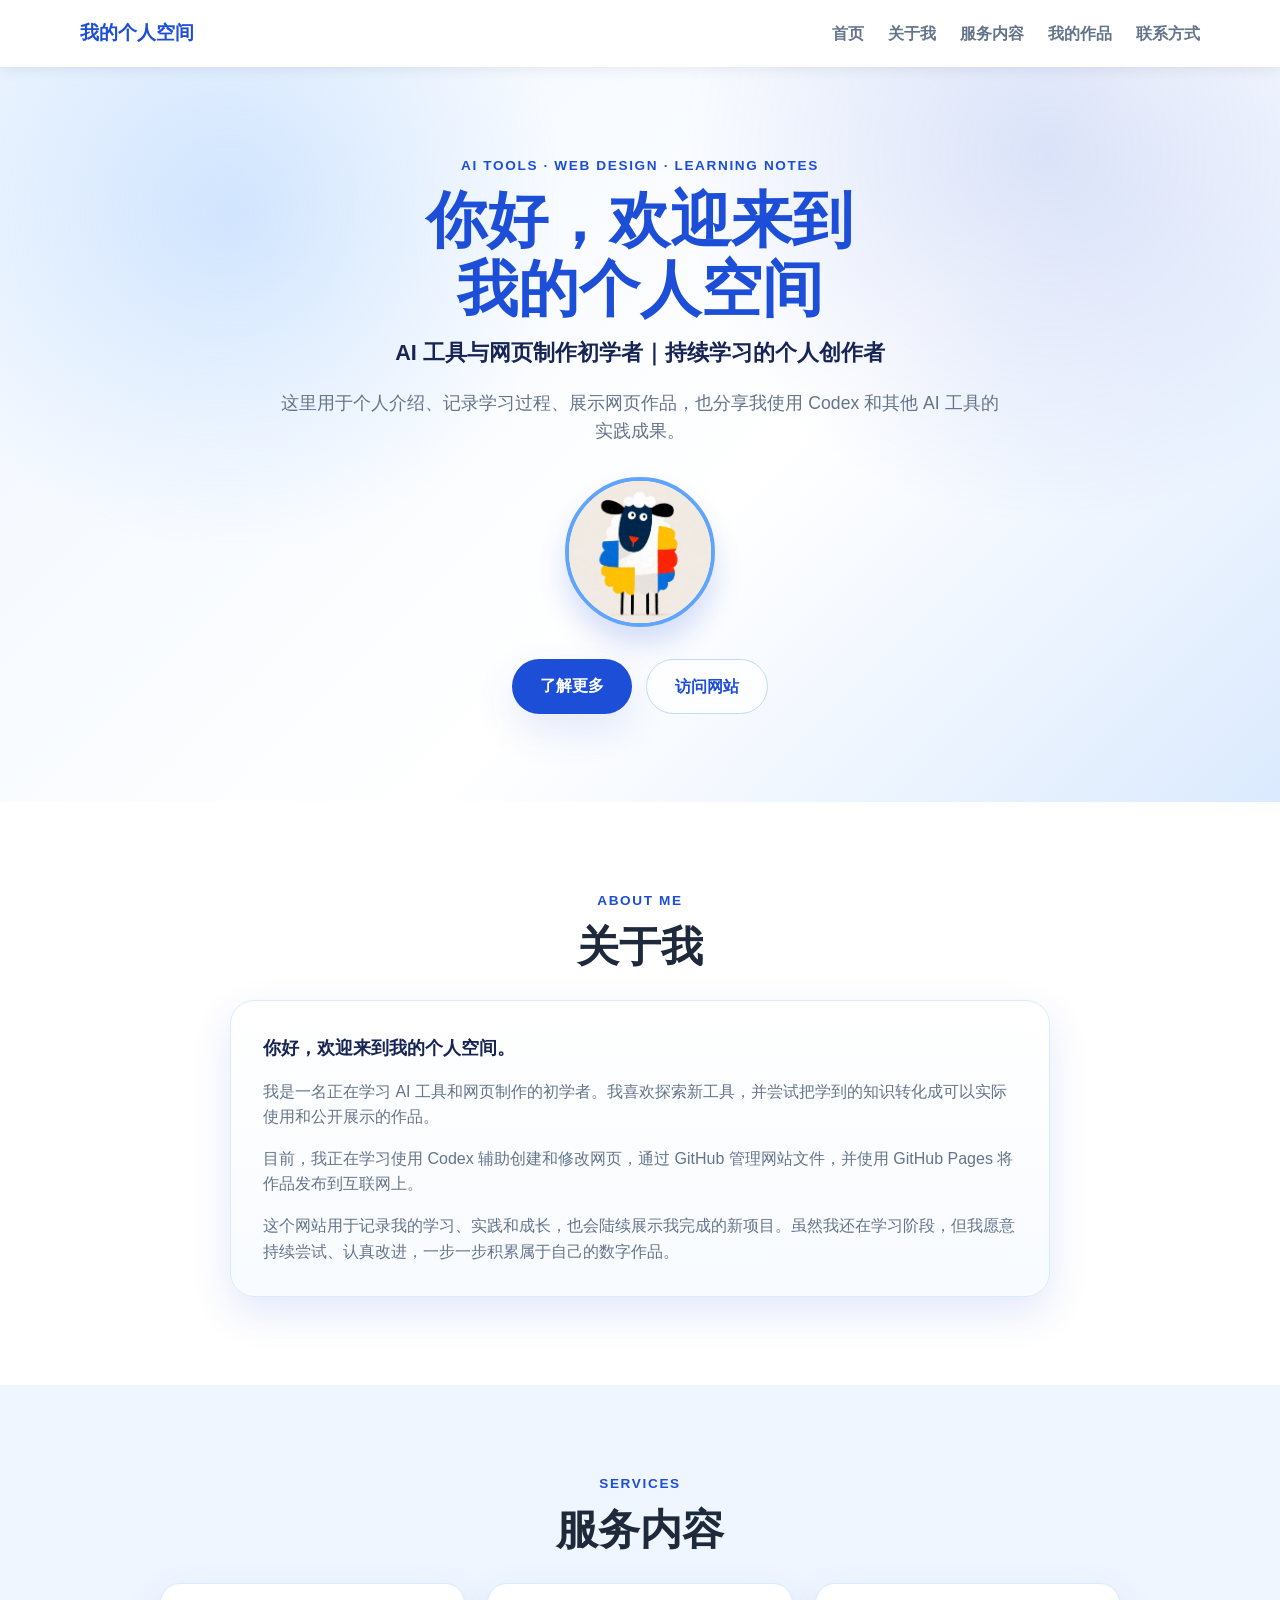
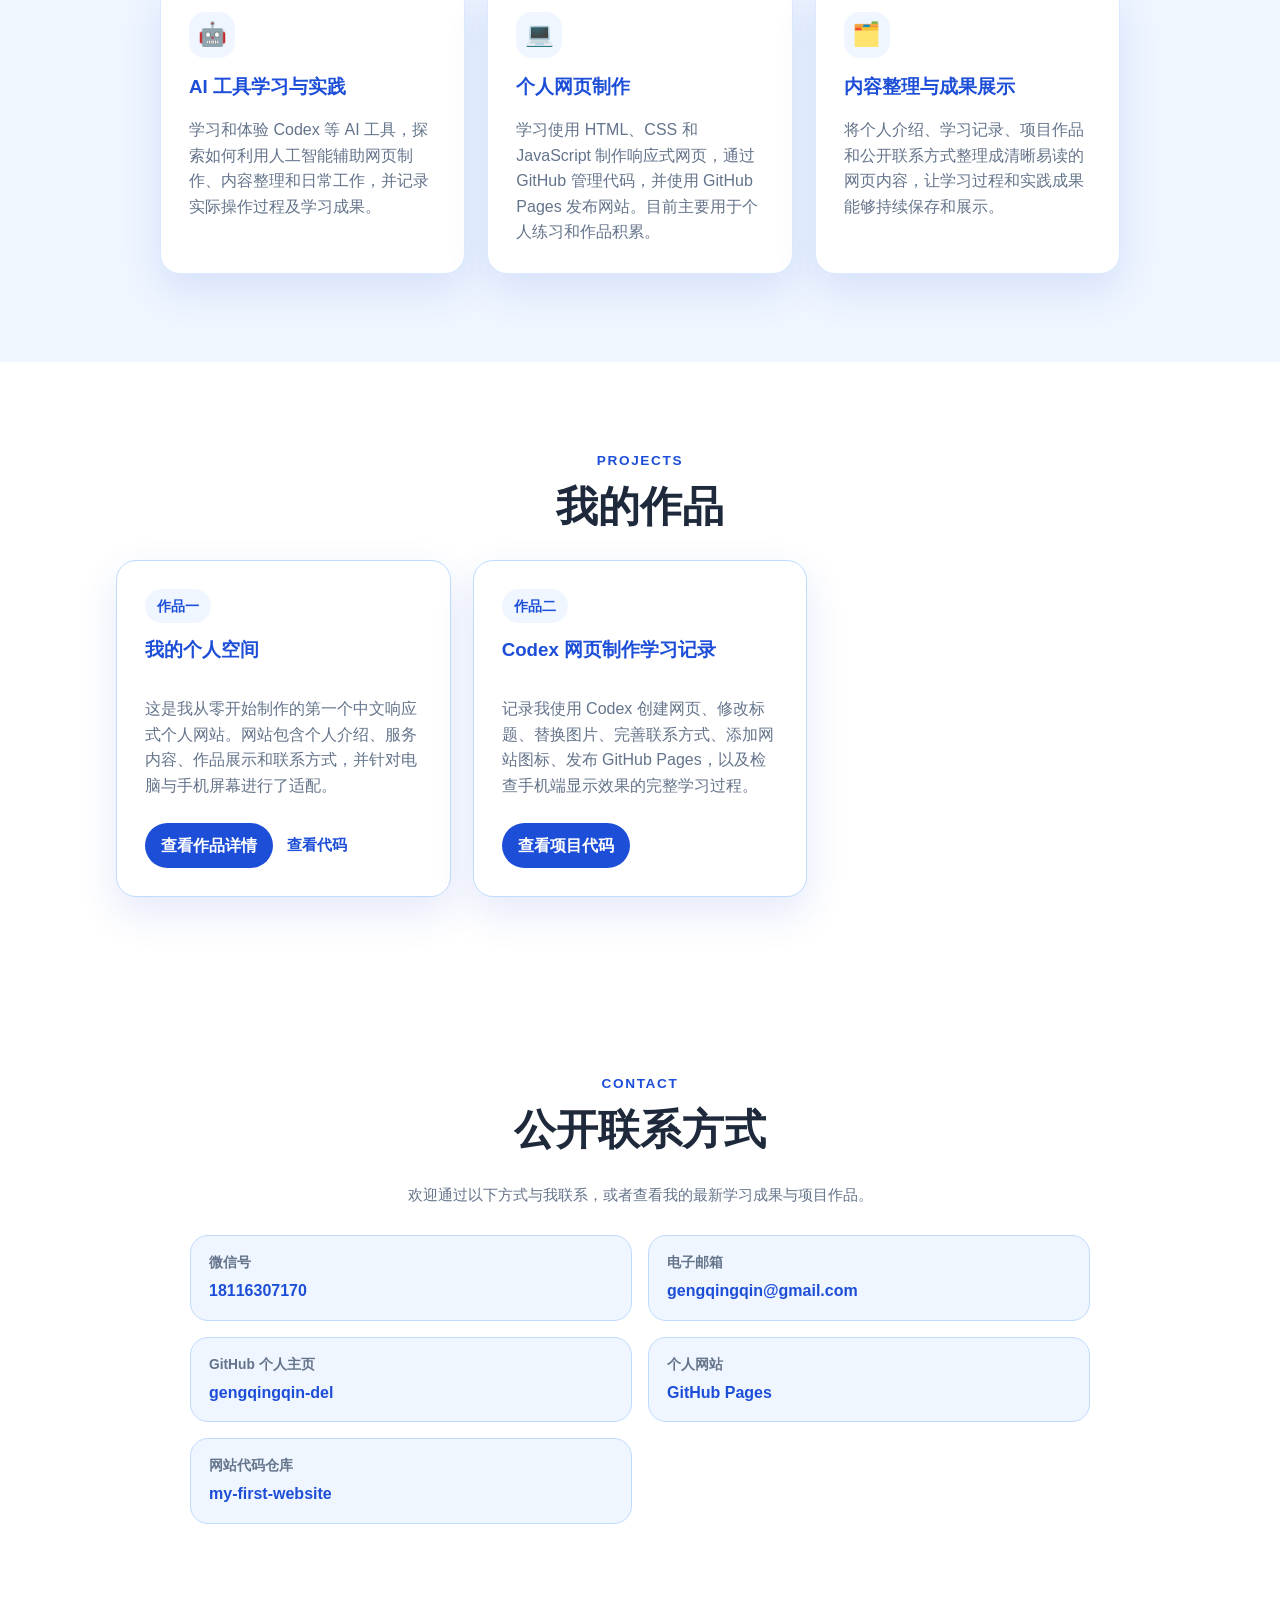
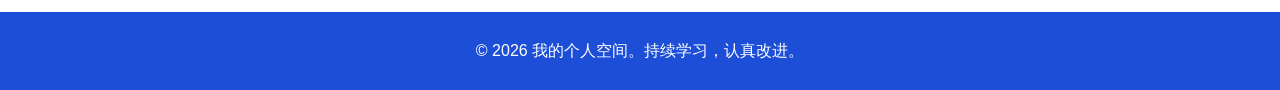
<file: index.html>
<!DOCTYPE html>
<html lang="zh-CN">
<head>
  <meta charset="UTF-8">
  <meta name="viewport" content="width=device-width, initial-scale=1.0">
  <title>我的个人空间｜AI 工具与网页制作学习</title>
  <meta name="description" content="AI 工具与网页制作初学者的个人网站，记录 Codex、GitHub、HTML、CSS 和 JavaScript 学习过程，展示网页作品与实践成果。">
  <link rel="icon" type="image/png" href="images/profile-photo.png">
  <link rel="apple-touch-icon" href="images/profile-photo.png">
  <link rel="stylesheet" href="style.css">
</head>
<body>
  <header class="site-header">
    <nav class="navbar" aria-label="主导航">
      <a class="logo" href="#home">我的个人空间</a>
      <ul class="nav-links">
        <li><a href="#home">首页</a></li>
        <li><a href="#about">关于我</a></li>
        <li><a href="#services">服务内容</a></li>
        <li><a href="#projects">我的作品</a></li>
        <li><a href="#contact">联系方式</a></li>
      </ul>
    </nav>
  </header>

  <main>
    <section id="home" class="hero section">
      <div class="hero-content">
        <p class="eyebrow">AI Tools · Web Design · Learning Notes</p>
        <h1 class="hero-title">你好，欢迎来到<wbr>我的个人空间</h1>
        <p class="hero-subtitle">AI 工具与网页制作初学者｜持续学习的个人创作者</p>
        <p class="hero-text">这里用于个人介绍、记录学习过程、展示网页作品，也分享我使用 Codex 和其他 AI 工具的实践成果。</p>
        <img class="profile-avatar" src="images/profile-photo.png" alt="个人照片">
        <div class="hero-actions">
          <button id="learnMoreBtn" class="primary-button" type="button">了解更多</button>
          <a class="secondary-button" href="https://gengqingqin-del.github.io/my-first-website/" target="_blank" rel="noopener noreferrer">访问网站</a>
        </div>
      </div>
    </section>

    <section id="about" class="section content-section">
      <div class="section-heading">
        <p class="eyebrow">About Me</p>
        <h2>关于我</h2>
      </div>
      <div class="intro-card">
        <p>你好，欢迎来到我的个人空间。</p>
        <p>我是一名正在学习 AI 工具和网页制作的初学者。我喜欢探索新工具，并尝试把学到的知识转化成可以实际使用和公开展示的作品。</p>
        <p>目前，我正在学习使用 Codex 辅助创建和修改网页，通过 GitHub 管理网站文件，并使用 GitHub Pages 将作品发布到互联网上。</p>
        <p>这个网站用于记录我的学习、实践和成长，也会陆续展示我完成的新项目。虽然我还在学习阶段，但我愿意持续尝试、认真改进，一步一步积累属于自己的数字作品。</p>
      </div>
    </section>

    <section id="services" class="section content-section alt-section">
      <div class="section-heading">
        <p class="eyebrow">Services</p>
        <h2>服务内容</h2>
      </div>
      <div class="cards">
        <article class="card">
          <span class="card-icon" aria-hidden="true">🤖</span>
          <h3>AI 工具学习与实践</h3>
          <p>学习和体验 Codex 等 AI 工具，探索如何利用人工智能辅助网页制作、内容整理和日常工作，并记录实际操作过程及学习成果。</p>
        </article>
        <article class="card">
          <span class="card-icon" aria-hidden="true">💻</span>
          <h3>个人网页制作</h3>
          <p>学习使用 HTML、CSS 和 JavaScript 制作响应式网页，通过 GitHub 管理代码，并使用 GitHub Pages 发布网站。目前主要用于个人练习和作品积累。</p>
        </article>
        <article class="card">
          <span class="card-icon" aria-hidden="true">🗂️</span>
          <h3>内容整理与成果展示</h3>
          <p>将个人介绍、学习记录、项目作品和公开联系方式整理成清晰易读的网页内容，让学习过程和实践成果能够持续保存和展示。</p>
        </article>
      </div>
    </section>

    <section id="projects" class="section content-section projects-section">
      <div class="section-heading">
        <p class="eyebrow">Projects</p>
        <h2>我的作品</h2>
      </div>
      <div class="cards project-cards">
        <article class="card project-card">
          <p class="project-label">作品一</p>
          <h3>我的个人空间</h3>
          <p>这是我从零开始制作的第一个中文响应式个人网站。网站包含个人介绍、服务内容、作品展示和联系方式，并针对电脑与手机屏幕进行了适配。</p>
          <div class="project-actions-row">
            <a class="project-action" href="project-personal-space.html">查看作品详情</a>
            <a class="project-code-link" href="https://github.com/gengqingqin-del/my-first-website" target="_blank" rel="noopener noreferrer">查看代码</a>
          </div>
        </article>
        <article class="card project-card">
          <p class="project-label">作品二</p>
          <h3>Codex 网页制作学习记录</h3>
          <p>记录我使用 Codex 创建网页、修改标题、替换图片、完善联系方式、添加网站图标、发布 GitHub Pages，以及检查手机端显示效果的完整学习过程。</p>
          <a class="project-action" href="https://github.com/gengqingqin-del/my-first-website" target="_blank" rel="noopener noreferrer">查看项目代码</a>
        </article>
      </div>
    </section>

    <section id="contact" class="section content-section contact-section">
      <div class="section-heading">
        <p class="eyebrow">Contact</p>
        <h2>公开联系方式</h2>
      </div>
      <p class="contact-note">欢迎通过以下方式与我联系，或者查看我的最新学习成果与项目作品。</p>
      <div class="contact-list" aria-label="联系方式列表">
        <a href="tel:18116307170"><span>微信号</span>18116307170</a>
        <a href="mailto:gengqingqin@gmail.com"><span>电子邮箱</span>gengqingqin@gmail.com</a>
        <a href="https://github.com/gengqingqin-del" target="_blank" rel="noopener noreferrer"><span>GitHub 个人主页</span>gengqingqin-del</a>
        <a href="https://gengqingqin-del.github.io/my-first-website/" target="_blank" rel="noopener noreferrer"><span>个人网站</span>GitHub Pages</a>
        <a href="https://github.com/gengqingqin-del/my-first-website" target="_blank" rel="noopener noreferrer"><span>网站代码仓库</span>my-first-website</a>
      </div>
    </section>
  </main>

  <footer class="site-footer">
    <p>&copy; 2026 我的个人空间。持续学习，认真改进。</p>
  </footer>

  <script src="script.js"></script>
</body>
</html>
</file>
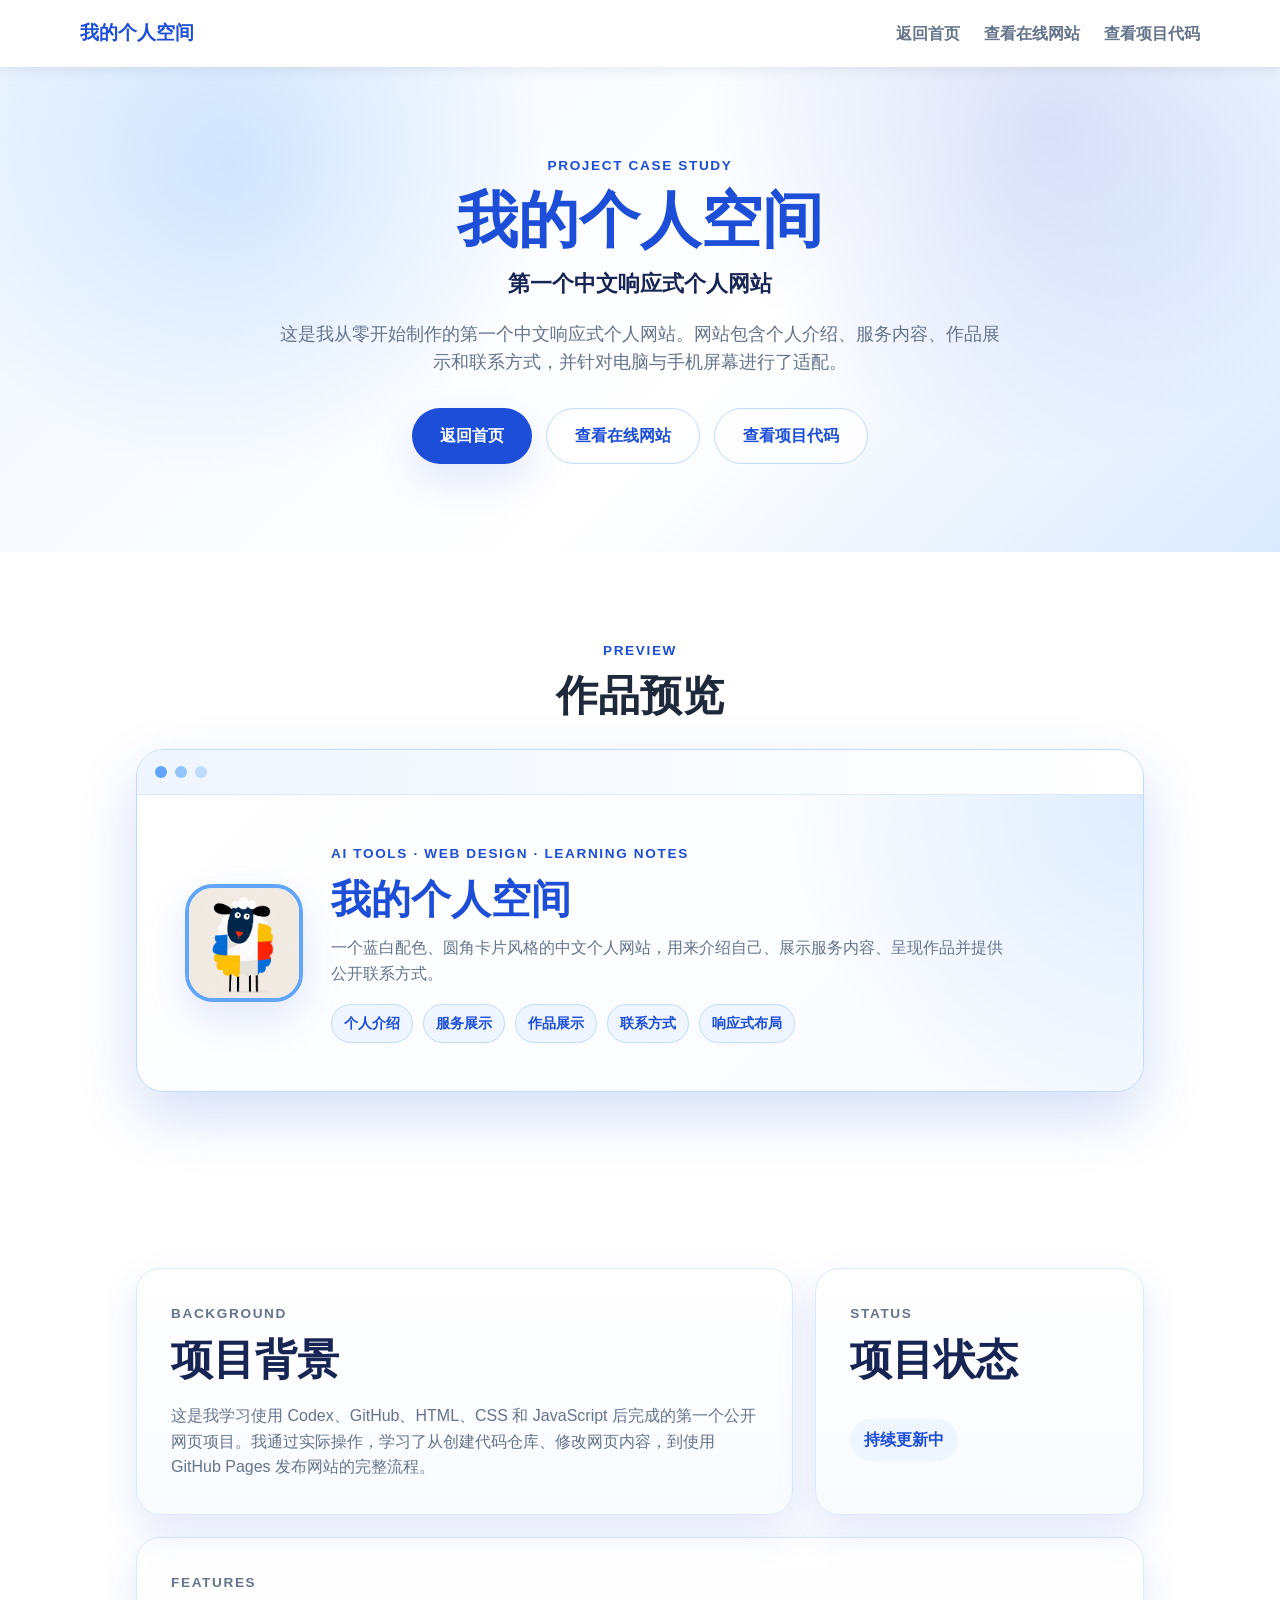
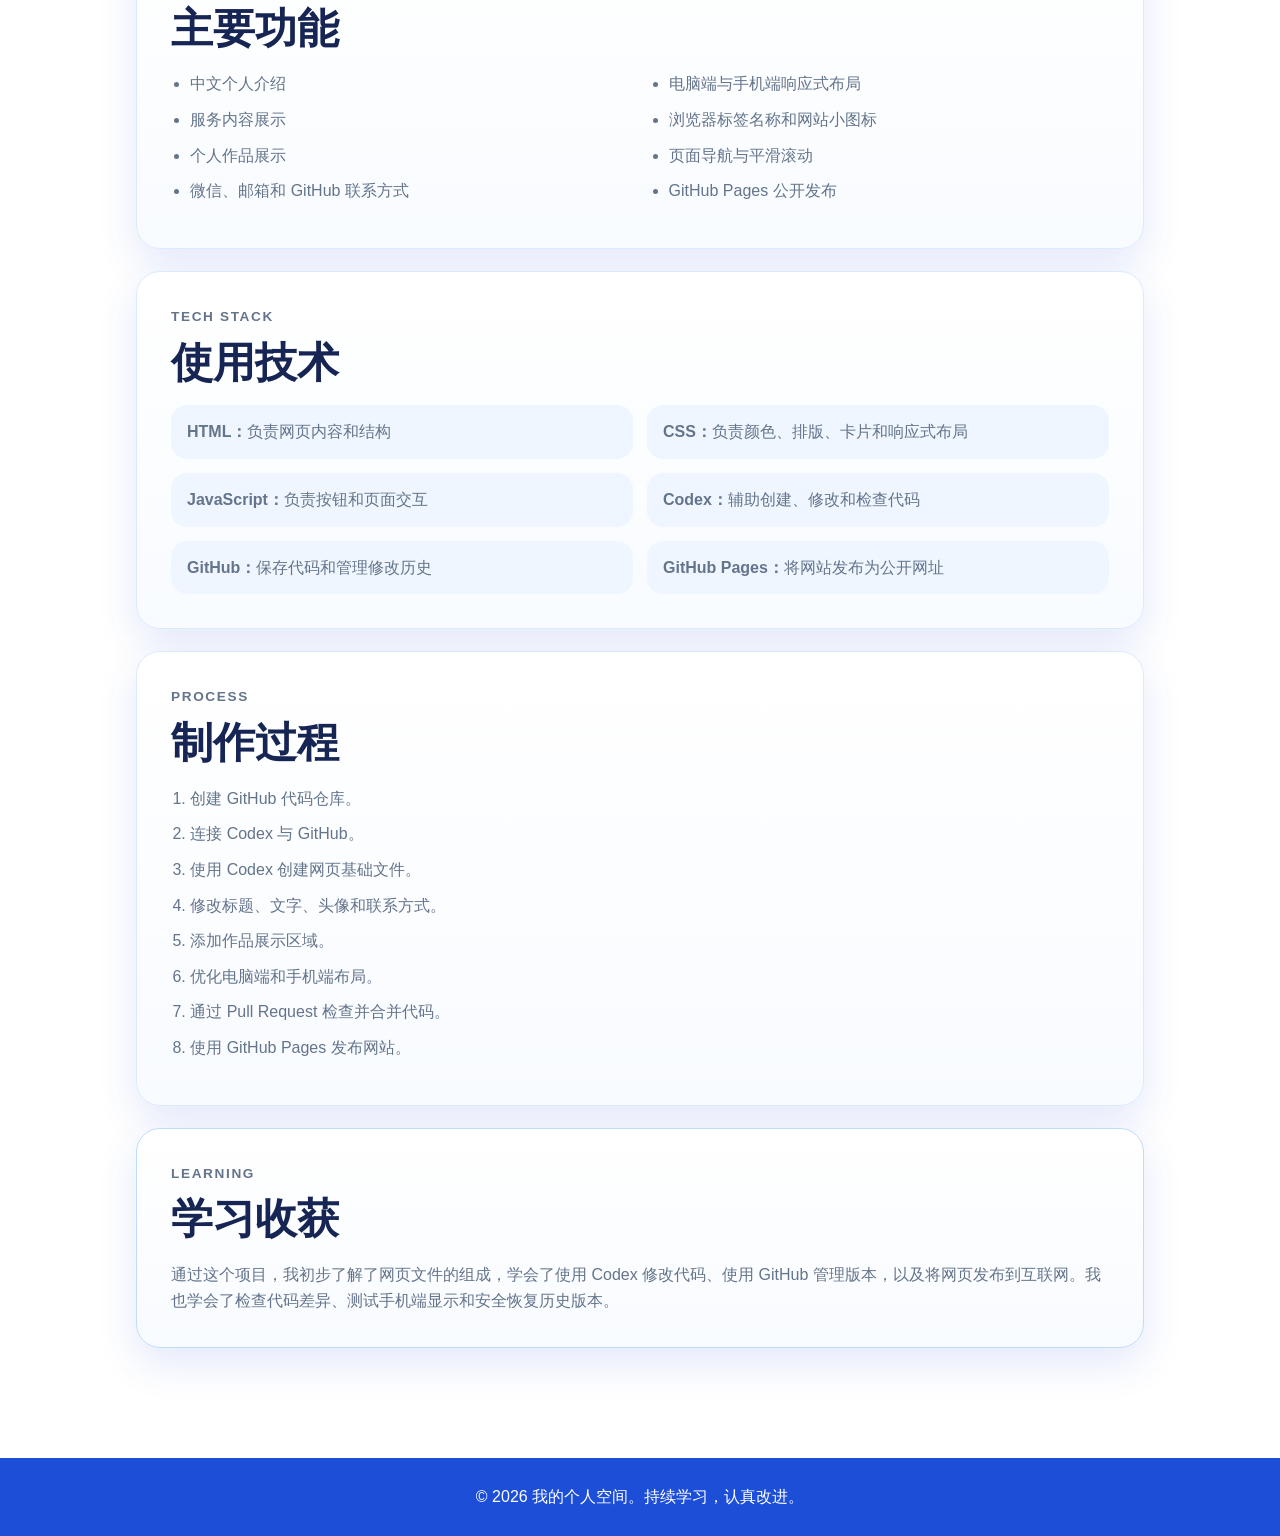
<file: project-personal-space.html>
<!DOCTYPE html>
<html lang="zh-CN">
<head>
  <meta charset="UTF-8">
  <meta name="viewport" content="width=device-width, initial-scale=1.0">
  <title>我的个人空间｜作品详情</title>
  <meta name="description" content="我的个人空间作品详情：第一个中文响应式个人网站的项目背景、主要功能、使用技术、制作过程和学习收获。">
  <link rel="icon" type="image/png" href="images/profile-photo.png">
  <link rel="apple-touch-icon" href="images/profile-photo.png">
  <link rel="stylesheet" href="style.css">
</head>
<body>
  <header class="site-header">
    <nav class="navbar project-navbar" aria-label="作品详情导航">
      <a class="logo" href="index.html">我的个人空间</a>
      <ul class="nav-links project-nav-links">
        <li><a href="index.html">返回首页</a></li>
        <li><a href="https://gengqingqin-del.github.io/my-first-website/" target="_blank" rel="noopener noreferrer">查看在线网站</a></li>
        <li><a href="https://github.com/gengqingqin-del/my-first-website" target="_blank" rel="noopener noreferrer">查看项目代码</a></li>
      </ul>
    </nav>
  </header>

  <main>
    <section class="hero section project-hero">
      <div class="hero-content project-hero-content">
        <p class="eyebrow">Project Case Study</p>
        <h1 class="hero-title">我的个人空间</h1>
        <p class="hero-subtitle">第一个中文响应式个人网站</p>
        <p class="hero-text">这是我从零开始制作的第一个中文响应式个人网站。网站包含个人介绍、服务内容、作品展示和联系方式，并针对电脑与手机屏幕进行了适配。</p>
        <div class="hero-actions">
          <a class="primary-button" href="index.html">返回首页</a>
          <a class="secondary-button" href="https://gengqingqin-del.github.io/my-first-website/" target="_blank" rel="noopener noreferrer">查看在线网站</a>
          <a class="secondary-button" href="https://github.com/gengqingqin-del/my-first-website" target="_blank" rel="noopener noreferrer">查看项目代码</a>
        </div>
      </div>
    </section>

    <section class="section content-section preview-section" aria-labelledby="preview-title">
      <div class="section-heading">
        <p class="eyebrow">Preview</p>
        <h2 id="preview-title">作品预览</h2>
      </div>
      <div class="browser-preview" aria-label="我的个人空间作品预览卡片">
        <div class="browser-bar" aria-hidden="true">
          <span></span>
          <span></span>
          <span></span>
        </div>
        <div class="preview-card-content">
          <img class="preview-avatar" src="images/profile-photo.png" alt="我的个人空间网站小图标">
          <div>
            <p class="eyebrow">AI Tools · Web Design · Learning Notes</p>
            <h3>我的个人空间</h3>
            <p>一个蓝白配色、圆角卡片风格的中文个人网站，用来介绍自己、展示服务内容、呈现作品并提供公开联系方式。</p>
            <div class="tag-list" aria-label="功能标签">
              <span>个人介绍</span>
              <span>服务展示</span>
              <span>作品展示</span>
              <span>联系方式</span>
              <span>响应式布局</span>
            </div>
          </div>
        </div>
      </div>
    </section>

    <section class="section content-section project-detail-section">
      <div class="detail-grid">
        <article class="detail-card">
          <p class="eyebrow">Background</p>
          <h2>项目背景</h2>
          <p>这是我学习使用 Codex、GitHub、HTML、CSS 和 JavaScript 后完成的第一个公开网页项目。我通过实际操作，学习了从创建代码仓库、修改网页内容，到使用 GitHub Pages 发布网站的完整流程。</p>
        </article>
        <article class="detail-card status-card">
          <p class="eyebrow">Status</p>
          <h2>项目状态</h2>
          <p>持续更新中</p>
        </article>
      </div>

      <article class="detail-card">
        <p class="eyebrow">Features</p>
        <h2>主要功能</h2>
        <ul class="feature-list">
          <li>中文个人介绍</li>
          <li>服务内容展示</li>
          <li>个人作品展示</li>
          <li>微信、邮箱和 GitHub 联系方式</li>
          <li>电脑端与手机端响应式布局</li>
          <li>浏览器标签名称和网站小图标</li>
          <li>页面导航与平滑滚动</li>
          <li>GitHub Pages 公开发布</li>
        </ul>
      </article>

      <article class="detail-card">
        <p class="eyebrow">Tech Stack</p>
        <h2>使用技术</h2>
        <div class="tech-list">
          <p><strong>HTML：</strong>负责网页内容和结构</p>
          <p><strong>CSS：</strong>负责颜色、排版、卡片和响应式布局</p>
          <p><strong>JavaScript：</strong>负责按钮和页面交互</p>
          <p><strong>Codex：</strong>辅助创建、修改和检查代码</p>
          <p><strong>GitHub：</strong>保存代码和管理修改历史</p>
          <p><strong>GitHub Pages：</strong>将网站发布为公开网址</p>
        </div>
      </article>

      <article class="detail-card">
        <p class="eyebrow">Process</p>
        <h2>制作过程</h2>
        <ol class="process-list">
          <li>创建 GitHub 代码仓库。</li>
          <li>连接 Codex 与 GitHub。</li>
          <li>使用 Codex 创建网页基础文件。</li>
          <li>修改标题、文字、头像和联系方式。</li>
          <li>添加作品展示区域。</li>
          <li>优化电脑端和手机端布局。</li>
          <li>通过 Pull Request 检查并合并代码。</li>
          <li>使用 GitHub Pages 发布网站。</li>
        </ol>
      </article>

      <article class="detail-card learning-card">
        <p class="eyebrow">Learning</p>
        <h2>学习收获</h2>
        <p>通过这个项目，我初步了解了网页文件的组成，学会了使用 Codex 修改代码、使用 GitHub 管理版本，以及将网页发布到互联网。我也学会了检查代码差异、测试手机端显示和安全恢复历史版本。</p>
      </article>
    </section>
  </main>

  <footer class="site-footer">
    <p>&copy; 2026 我的个人空间。持续学习，认真改进。</p>
  </footer>

  <script src="script.js"></script>
</body>
</html>
</file>
<file: style.css>
:root {
  --primary-blue: #1d4ed8;
  --deep-blue: #172554;
  --light-blue: #eff6ff;
  --soft-blue: #dbeafe;
  --accent-blue: #60a5fa;
  --text-color: #1e293b;
  --muted-color: #64748b;
  --white: #ffffff;
  --shadow: 0 16px 40px rgba(29, 78, 216, 0.12);
  --strong-shadow: 0 24px 60px rgba(29, 78, 216, 0.18);
}

* {
  box-sizing: border-box;
}

html {
  scroll-behavior: smooth;
}

body {
  margin: 0;
  color: var(--text-color);
  font-family: "Microsoft YaHei", "PingFang SC", Arial, sans-serif;
  line-height: 1.6;
  background: var(--white);
}

a {
  color: inherit;
  text-decoration: none;
}

.site-header {
  position: sticky;
  top: 0;
  z-index: 10;
  background: rgba(255, 255, 255, 0.94);
  box-shadow: 0 2px 14px rgba(15, 23, 42, 0.08);
  backdrop-filter: blur(10px);
}

.navbar {
  display: flex;
  align-items: center;
  justify-content: space-between;
  width: min(1120px, calc(100% - 40px));
  margin: 0 auto;
  padding: 18px 0;
}

.logo {
  color: var(--primary-blue);
  font-size: 1.2rem;
  font-weight: 700;
}

.nav-links {
  display: flex;
  gap: 24px;
  margin: 0;
  padding: 0;
  list-style: none;
  color: var(--muted-color);
  font-weight: 600;
}

.nav-links a:hover {
  color: var(--primary-blue);
}

.section {
  padding: 88px 16px;
}

.hero {
  display: grid;
  min-height: 72vh;
  place-items: center;
  text-align: center;
  background:
    radial-gradient(circle at 18% 20%, rgba(96, 165, 250, 0.24), transparent 28%),
    radial-gradient(circle at 82% 12%, rgba(29, 78, 216, 0.16), transparent 30%),
    linear-gradient(135deg, var(--light-blue), var(--white) 58%, var(--soft-blue));
}

.hero-content {
  width: min(100%, 1080px);
  padding: 0 clamp(20px, 5vw, 56px);
}

.eyebrow {
  margin: 0 0 10px;
  color: var(--primary-blue);
  font-size: 0.85rem;
  font-weight: 700;
  letter-spacing: 0.12em;
  text-transform: uppercase;
}

h1,
h2,
h3 {
  margin-top: 0;
  line-height: 1.2;
}

h1 {
  margin: 0 auto 20px;
  max-width: min(100%, 12em);
  color: var(--primary-blue);
  font-size: clamp(2.25rem, 4.8vw, 4.1rem);
  line-height: 1.12;
  word-break: keep-all;
  overflow-wrap: normal;
  text-wrap: balance;
}

h2 {
  margin-bottom: 18px;
  font-size: clamp(1.8rem, 4vw, 2.6rem);
}

.hero-subtitle {
  margin: -8px auto 18px;
  color: var(--deep-blue);
  font-size: clamp(1.05rem, 2.4vw, 1.35rem);
  font-weight: 700;
}

.hero-text {
  margin: 0 auto 32px;
  max-width: 720px;
  color: var(--muted-color);
  font-size: 1.1rem;
}

.profile-avatar {
  display: block;
  width: 150px;
  height: 150px;
  margin: 0 auto 32px;
  border: 4px solid var(--accent-blue);
  border-radius: 50%;
  object-fit: cover;
  object-position: center;
  box-shadow: 0 18px 28px rgba(29, 78, 216, 0.18);
}

.hero-actions {
  display: flex;
  justify-content: center;
  gap: 14px;
  flex-wrap: wrap;
}

.primary-button,
.secondary-button {
  display: inline-flex;
  align-items: center;
  justify-content: center;
  min-height: 50px;
  border-radius: 999px;
  padding: 14px 28px;
  font-size: 1rem;
  font-weight: 700;
  cursor: pointer;
  transition: transform 0.2s ease, background 0.2s ease, border-color 0.2s ease;
}

.primary-button {
  border: 0;
  color: var(--white);
  background: var(--primary-blue);
  box-shadow: var(--shadow);
}

.secondary-button {
  border: 1px solid #bfdbfe;
  color: var(--primary-blue);
  background: rgba(255, 255, 255, 0.78);
}

.primary-button:hover,
.primary-button:focus-visible {
  background: #1e40af;
  transform: translateY(-2px);
}

.secondary-button:hover,
.secondary-button:focus-visible {
  border-color: var(--accent-blue);
  background: var(--white);
  transform: translateY(-2px);
}

.content-section {
  width: min(960px, calc(100% - 32px));
  margin: 0 auto;
}

.alt-section {
  width: 100%;
  max-width: none;
  background: var(--light-blue);
}

.alt-section > * {
  width: min(960px, calc(100% - 32px));
  margin-left: auto;
  margin-right: auto;
}

.section-heading {
  margin-bottom: 28px;
  text-align: center;
}

.content-section > p {
  max-width: 760px;
  margin: 0 auto;
  color: var(--muted-color);
  text-align: center;
}

.intro-card {
  max-width: 820px;
  margin: 0 auto;
  padding: 32px;
  border: 1px solid #dbeafe;
  border-radius: 24px;
  background: linear-gradient(180deg, var(--white), #f8fbff);
  box-shadow: var(--shadow);
}

.intro-card p {
  margin: 0 0 16px;
  color: var(--muted-color);
}

.intro-card p:first-child {
  color: var(--deep-blue);
  font-size: 1.15rem;
  font-weight: 700;
}

.intro-card p:last-child {
  margin-bottom: 0;
}

.text-link {
  color: var(--primary-blue);
  font-weight: 700;
}

.text-link:hover,
.text-link:focus-visible {
  text-decoration: underline;
}

.contact-note {
  margin-top: 12px !important;
  font-size: 0.95rem;
}

.cards {
  display: grid;
  grid-template-columns: repeat(3, 1fr);
  gap: 22px;
}

.card {
  padding: 28px;
  border: 1px solid #dbeafe;
  border-radius: 20px;
  background: var(--white);
  box-shadow: var(--shadow);
}

.card-icon {
  display: inline-grid;
  width: 46px;
  height: 46px;
  margin-bottom: 18px;
  place-items: center;
  border-radius: 16px;
  background: var(--light-blue);
  font-size: 1.45rem;
}

.card h3 {
  color: var(--primary-blue);
}

.card p {
  margin-bottom: 0;
  color: var(--muted-color);
}

.projects-section {
  width: min(1080px, calc(100% - 32px));
}

.project-cards {
  align-items: stretch;
}

.project-card {
  display: flex;
  flex-direction: column;
  min-height: 300px;
  border-color: #bfdbfe;
  transition: transform 0.2s ease, box-shadow 0.2s ease;
}

.project-card:hover {
  transform: translateY(-4px);
  box-shadow: 0 20px 46px rgba(29, 78, 216, 0.16);
}

.project-card p {
  margin-bottom: 24px;
}

.project-label {
  width: fit-content;
  margin: 0 0 16px !important;
  border-radius: 999px;
  padding: 6px 12px;
  color: var(--primary-blue) !important;
  background: var(--light-blue);
  font-size: 0.88rem;
  font-weight: 700;
}

.project-action,
.project-status {
  display: inline-flex;
  align-items: center;
  justify-content: center;
  width: fit-content;
  margin-top: auto;
  border-radius: 999px;
  padding: 10px 16px;
  font-weight: 700;
}

.project-action {
  color: var(--white);
  background: var(--primary-blue);
}

.project-action:hover,
.project-action:focus-visible {
  background: #1e40af;
}

.project-status {
  border: 1px solid #bfdbfe;
  color: var(--primary-blue);
  background: var(--light-blue);
}

.contact-list {
  display: grid;
  grid-template-columns: repeat(2, minmax(0, 1fr));
  gap: 16px;
  max-width: 900px;
  margin: 28px auto 0;
}

.contact-list a {
  display: flex;
  flex-direction: column;
  gap: 4px;
  border: 1px solid #bfdbfe;
  border-radius: 18px;
  padding: 16px 18px;
  color: var(--primary-blue);
  background: var(--light-blue);
  font-weight: 700;
  overflow-wrap: anywhere;
}

.contact-list span {
  color: var(--muted-color);
  font-size: 0.86rem;
  font-weight: 600;
}

.site-footer {
  padding: 26px 16px;
  color: var(--white);
  text-align: center;
  background: var(--primary-blue);
}

.site-footer p {
  margin: 0;
}

@media (max-width: 720px) {
  .navbar {
    align-items: flex-start;
    flex-direction: column;
    gap: 14px;
  }

  .nav-links {
    width: 100%;
    justify-content: space-between;
    gap: 10px;
    font-size: 0.92rem;
  }

  h1 {
    max-width: min(100%, 10em);
    font-size: clamp(2rem, 8vw, 3rem);
    line-height: 1.14;
  }

  .hero-text {
    max-width: 34rem;
    font-size: 1.02rem;
  }

  .section {
    padding: 68px 16px;
  }

  .profile-avatar {
    width: 120px;
    height: 120px;
  }

  .cards,
  .contact-list {
    grid-template-columns: 1fr;
  }
}

@media (max-width: 440px) {
  .navbar {
    width: min(100% - 28px, 1120px);
  }

  .logo {
    font-size: 1.08rem;
  }

  .nav-links {
    flex-wrap: wrap;
    justify-content: flex-start;
  }

  h1 {
    max-width: min(100%, 9em);
    font-size: clamp(1.85rem, 9.8vw, 2.4rem);
    line-height: 1.16;
  }

  .hero-content {
    padding: 0 10px;
  }

  .hero-actions,
  .primary-button,
  .secondary-button,
  .contact-list a {
    width: 100%;
  }
}

.project-navbar {
  gap: 24px;
}

.project-nav-links {
  flex-wrap: wrap;
  justify-content: flex-end;
}

.project-hero {
  min-height: auto;
}

.project-hero-content {
  max-width: 920px;
}

.preview-section,
.project-detail-section {
  width: min(1040px, calc(100% - 32px));
}

.browser-preview {
  overflow: hidden;
  border: 1px solid #bfdbfe;
  border-radius: 28px;
  background: var(--white);
  box-shadow: var(--strong-shadow);
}

.browser-bar {
  display: flex;
  gap: 8px;
  padding: 16px 18px;
  border-bottom: 1px solid #dbeafe;
  background: linear-gradient(90deg, var(--light-blue), var(--white));
}

.browser-bar span {
  width: 12px;
  height: 12px;
  border-radius: 50%;
  background: var(--accent-blue);
}

.browser-bar span:nth-child(2) {
  background: #93c5fd;
}

.browser-bar span:nth-child(3) {
  background: #bfdbfe;
}

.preview-card-content {
  display: grid;
  grid-template-columns: auto 1fr;
  gap: 28px;
  align-items: center;
  padding: clamp(26px, 5vw, 48px);
  background:
    radial-gradient(circle at right top, rgba(96, 165, 250, 0.18), transparent 34%),
    linear-gradient(135deg, #ffffff, #f8fbff);
}

.preview-avatar {
  width: 118px;
  height: 118px;
  border: 4px solid var(--accent-blue);
  border-radius: 28px;
  object-fit: cover;
  box-shadow: var(--shadow);
}

.preview-card-content h3 {
  margin-bottom: 12px;
  color: var(--primary-blue);
  font-size: clamp(1.6rem, 3.6vw, 2.5rem);
}

.preview-card-content p:not(.eyebrow) {
  max-width: 680px;
  margin: 0 0 18px;
  color: var(--muted-color);
}

.tag-list {
  display: flex;
  flex-wrap: wrap;
  gap: 10px;
}

.tag-list span {
  border: 1px solid #bfdbfe;
  border-radius: 999px;
  padding: 7px 12px;
  color: var(--primary-blue);
  background: var(--light-blue);
  font-size: 0.9rem;
  font-weight: 700;
}

.project-actions-row {
  display: flex;
  align-items: center;
  gap: 14px;
  flex-wrap: wrap;
  margin-top: auto;
}

.project-actions-row .project-action {
  margin-top: 0;
}

.project-code-link {
  color: var(--primary-blue);
  font-size: 0.94rem;
  font-weight: 700;
}

.project-code-link:hover,
.project-code-link:focus-visible {
  text-decoration: underline;
}

.detail-grid {
  display: grid;
  grid-template-columns: minmax(0, 2fr) minmax(240px, 1fr);
  gap: 22px;
}

.detail-card {
  margin-bottom: 22px;
  padding: clamp(24px, 4vw, 34px);
  border: 1px solid #dbeafe;
  border-radius: 24px;
  background: linear-gradient(180deg, var(--white), #f8fbff);
  box-shadow: var(--shadow);
}

.detail-card h2 {
  color: var(--deep-blue);
}

.detail-card p,
.feature-list,
.process-list,
.tech-list p {
  color: var(--muted-color);
}

.detail-card p:last-child,
.tech-list p:last-child {
  margin-bottom: 0;
}

.status-card p:last-child {
  display: inline-flex;
  border-radius: 999px;
  padding: 8px 14px;
  color: var(--primary-blue);
  background: var(--light-blue);
  font-weight: 700;
}

.feature-list,
.process-list {
  margin: 0;
  padding-left: 1.2rem;
}

.feature-list {
  columns: 2;
  column-gap: 38px;
}

.feature-list li,
.process-list li {
  margin-bottom: 10px;
  break-inside: avoid;
}

.tech-list {
  display: grid;
  grid-template-columns: repeat(2, minmax(0, 1fr));
  gap: 14px;
}

.tech-list p {
  margin: 0;
  border-radius: 16px;
  padding: 14px 16px;
  background: var(--light-blue);
}

.learning-card {
  border-color: #bfdbfe;
}

@media (max-width: 720px) {
  .project-nav-links {
    justify-content: flex-start;
  }

  .preview-card-content,
  .detail-grid,
  .tech-list {
    grid-template-columns: 1fr;
  }

  .preview-avatar {
    width: 96px;
    height: 96px;
  }

  .feature-list {
    columns: 1;
  }
}

@media (max-width: 440px) {
  .project-actions-row,
  .project-actions-row .project-action {
    width: 100%;
  }
}
</file>
